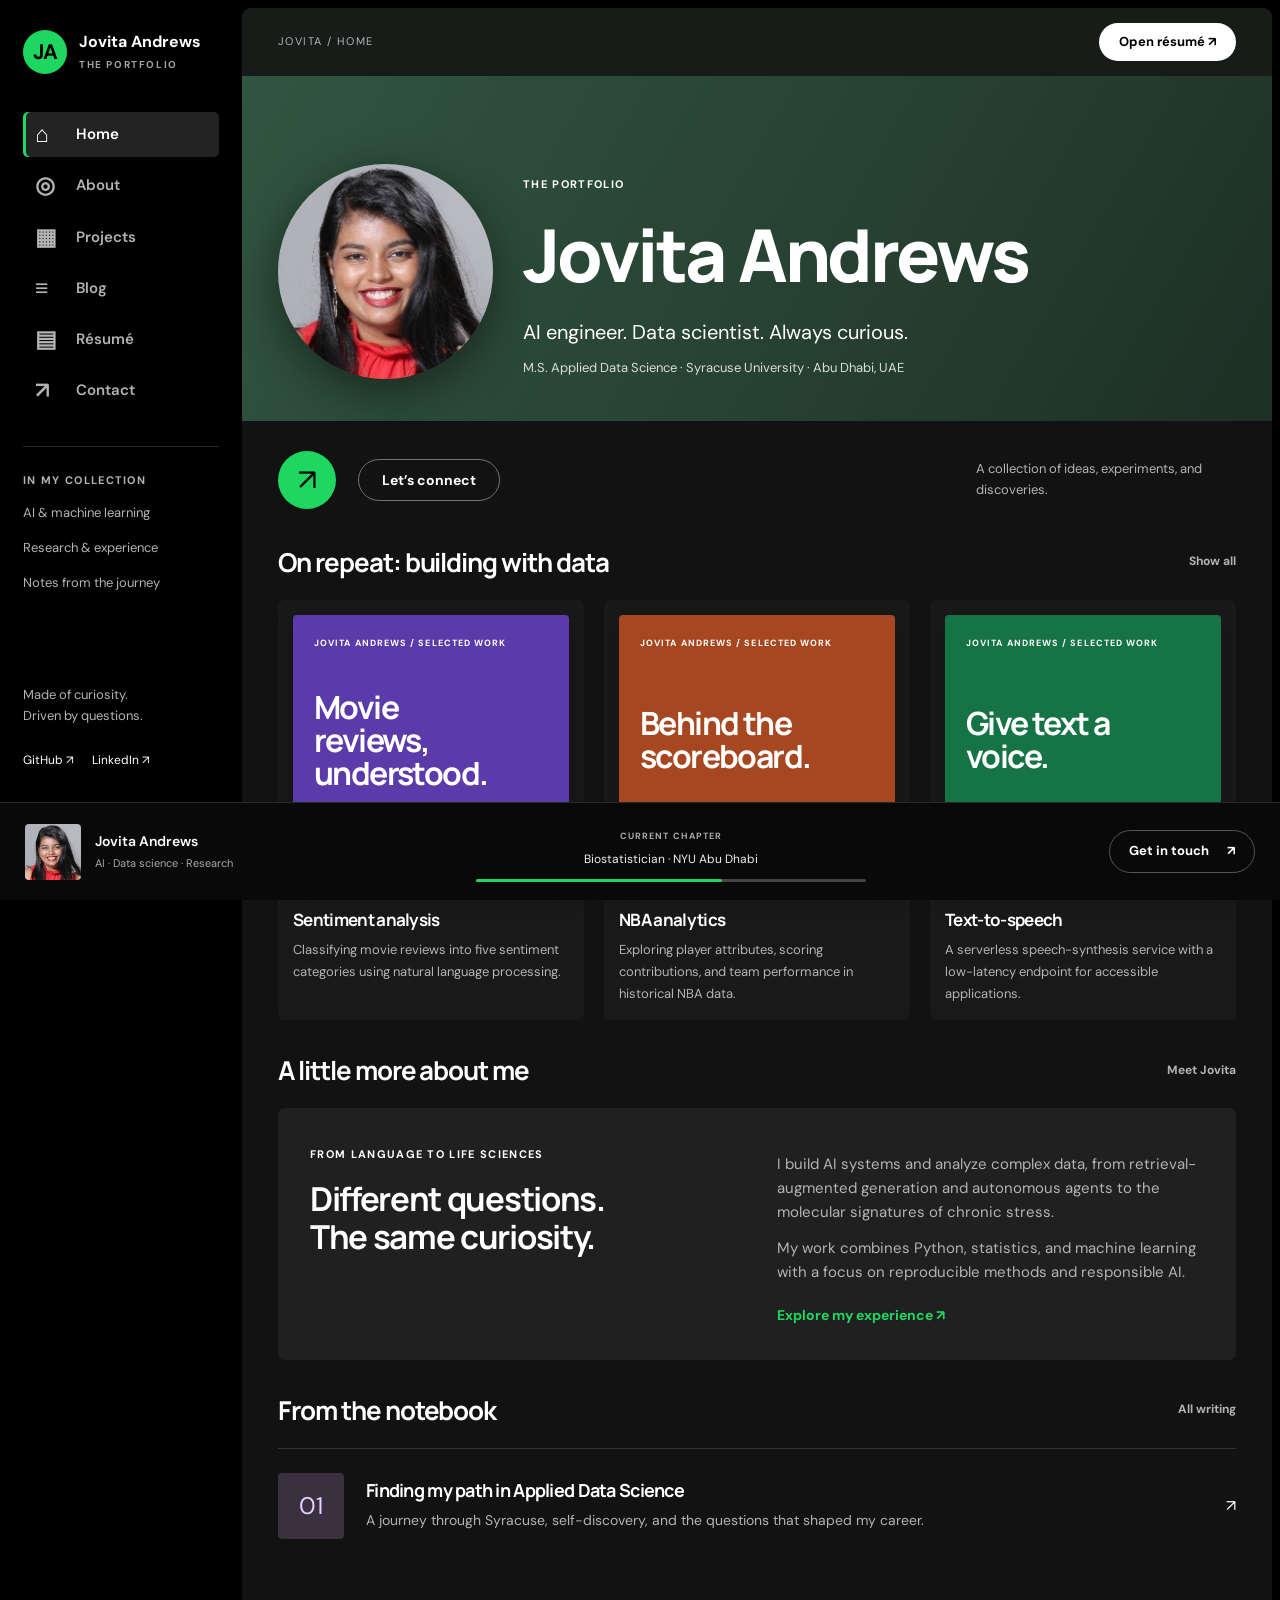
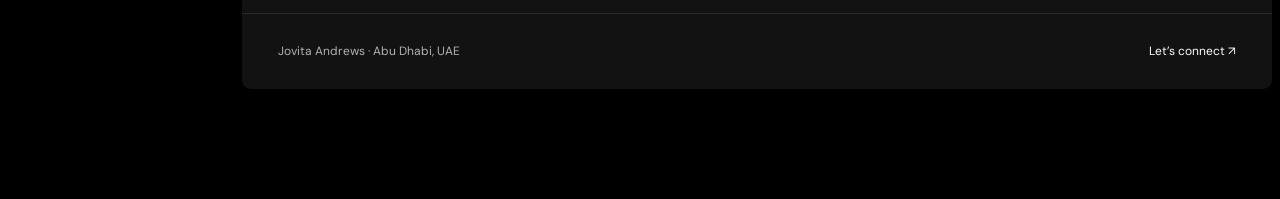
<file: index.html>
<!doctype html><html lang="en"><head><meta charset="utf-8"><meta name="viewport" content="width=device-width,initial-scale=1"><title>Home | Jovita Andrews</title><meta name="description" content="Jovita Andrews — AI engineer and applied data science graduate. Explore projects, research, experience, and writing."><meta name="theme-color" content="#121212"><link rel="icon" href="favicon.svg"><link rel="stylesheet" href="style.css"></head><body><a class="skip" href="#main">Skip to content</a><aside class="sidebar"><a class="brand" href="contact.html" aria-label="Jovita Andrews — Contact"><span class="monogram">JA</span><span>Jovita Andrews<small>THE PORTFOLIO</small></span></a><nav aria-label="Main navigation"><a href="index.html" aria-current="page"><span aria-hidden="true">⌂</span>Home</a><a href="about.html" ><span aria-hidden="true">◎</span>About</a><a href="projects.html" ><span aria-hidden="true">▦</span>Projects</a><a href="blog.html" ><span aria-hidden="true">≡</span>Blog</a><a href="resume.html" ><span aria-hidden="true">▤</span>Résumé</a><a href="contact.html" ><span aria-hidden="true">↗</span>Contact</a></nav><div class="library"><p class="overline">IN MY COLLECTION</p><a href="projects.html">AI & machine learning</a><a href="resume.html#experience">Research & experience</a><a href="blog.html">Notes from the journey</a></div><div class="sidebar-bottom"><p>Made of curiosity.<br>Driven by questions.</p><a href="https://github.com/jovitaand">GitHub ↗</a><a href="https://www.linkedin.com/in/jovitaandrews/">LinkedIn ↗</a></div></aside><div class="shell"><header class="topbar"><span>JOVITA / HOME</span><a class="resume-pill" href="Jovita-Andrews-Resume.pdf">Open résumé ↗</a></header><main id="main"><section class="hero"><img src="jovita-andrews.jpeg" alt="Jovita Andrews" class="profile"><div><p class="overline">THE PORTFOLIO</p><h1>Jovita Andrews</h1><p class="hero-description">AI engineer. Data scientist. Always curious.</p><p class="hero-meta">M.S. Applied Data Science · Syracuse University · Abu Dhabi, UAE</p></div></section><section class="content"><div class="intro-actions"><a class="round-action" href="projects.html" aria-label="Explore projects">↗</a><a class="outline" href="contact.html">Let’s connect</a><span class="subtle">A collection of ideas, experiments, and discoveries.</span></div><div class="section-title"><h2>On repeat: building with data</h2><a href="projects.html">Show all</a></div><div class="cards" data-projects="home" aria-live="polite"><noscript><p class="subtle">Turn on JavaScript to see this section.</p></noscript></div><div class="section-title"><h2>A little more about me</h2><a href="about.html">Meet Jovita</a></div><div class="feature"><div><span class="overline">FROM LANGUAGE TO LIFE SCIENCES</span><h2>Different questions.<br>The same curiosity.</h2></div><div><p>I build AI systems and analyze complex data, from retrieval-augmented generation and autonomous agents to the molecular signatures of chronic stress.</p><p>My work combines Python, statistics, and machine learning with a focus on reproducible methods and responsible AI.</p><a class="green-link" href="resume.html">Explore my experience ↗</a></div></div><div class="section-title"><h2>From the notebook</h2><a href="blog.html">All writing</a></div><div data-posts="latest"><noscript><p class="subtle">Turn on JavaScript to see this section.</p></noscript></div></section></main><footer><p>Jovita Andrews · Abu Dhabi, UAE</p><a href="contact.html">Let’s connect ↗</a></footer></div><div class="now"><a class="now-person" href="contact.html"><img src="jovita-andrews.jpeg" alt=""><span>Jovita Andrews<small>AI · Data science · Research</small></span></a><div class="now-middle"><span class="overline">CURRENT CHAPTER</span><p>Biostatistician · NYU Abu Dhabi</p><div class="progress" aria-hidden="true"><span></span></div></div><a class="connect" href="contact.html">Get in touch <span aria-hidden="true">↗</span></a></div><script src="site.js" defer></script></body></html>
</file>
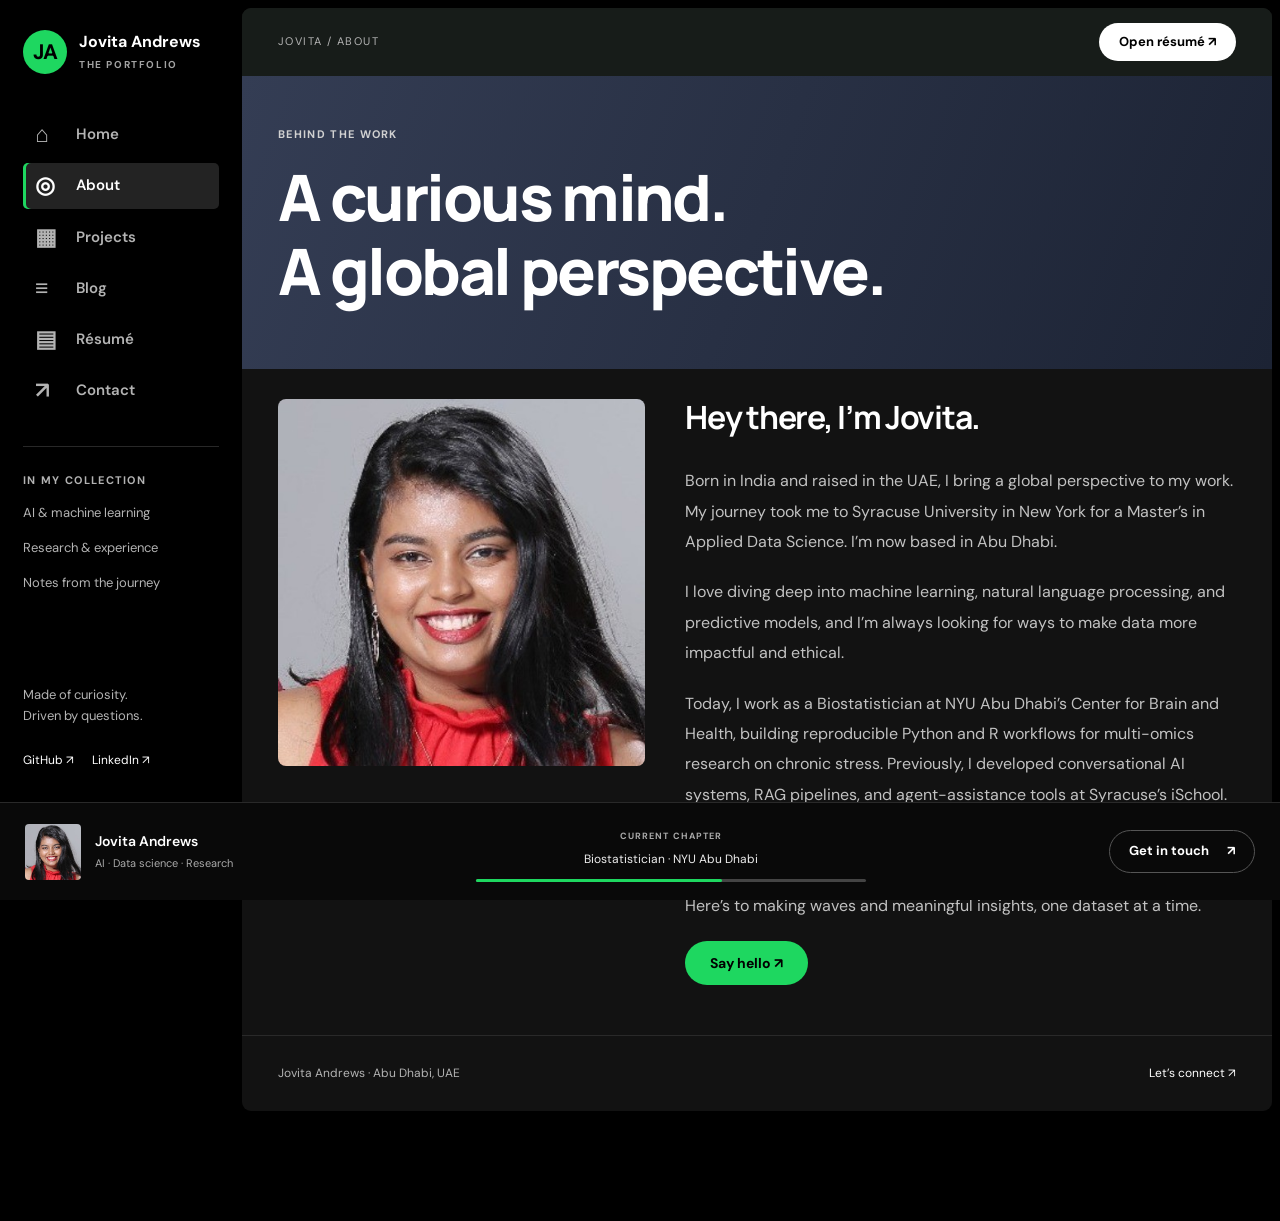
<file: about.html>
<!doctype html><html lang="en"><head><meta charset="utf-8"><meta name="viewport" content="width=device-width,initial-scale=1"><title>About | Jovita Andrews</title><meta name="description" content="Jovita Andrews — AI engineer and applied data science graduate. Explore projects, research, experience, and writing."><meta name="theme-color" content="#121212"><link rel="icon" href="favicon.svg"><link rel="stylesheet" href="style.css"></head><body><a class="skip" href="#main">Skip to content</a><aside class="sidebar"><a class="brand" href="contact.html" aria-label="Jovita Andrews — Contact"><span class="monogram">JA</span><span>Jovita Andrews<small>THE PORTFOLIO</small></span></a><nav aria-label="Main navigation"><a href="index.html" ><span aria-hidden="true">⌂</span>Home</a><a href="about.html" aria-current="page"><span aria-hidden="true">◎</span>About</a><a href="projects.html" ><span aria-hidden="true">▦</span>Projects</a><a href="blog.html" ><span aria-hidden="true">≡</span>Blog</a><a href="resume.html" ><span aria-hidden="true">▤</span>Résumé</a><a href="contact.html" ><span aria-hidden="true">↗</span>Contact</a></nav><div class="library"><p class="overline">IN MY COLLECTION</p><a href="projects.html">AI & machine learning</a><a href="resume.html#experience">Research & experience</a><a href="blog.html">Notes from the journey</a></div><div class="sidebar-bottom"><p>Made of curiosity.<br>Driven by questions.</p><a href="https://github.com/jovitaand">GitHub ↗</a><a href="https://www.linkedin.com/in/jovitaandrews/">LinkedIn ↗</a></div></aside><div class="shell"><header class="topbar"><span>JOVITA / ABOUT</span><a class="resume-pill" href="Jovita-Andrews-Resume.pdf">Open résumé ↗</a></header><main id="main"><section class="page-heading about-head"><p class="overline">BEHIND THE WORK</p><h1>A curious mind.<br>A global perspective.</h1></section><section class="content about-layout"><img class="about-photo" src="jovita-andrews.jpeg" alt="Jovita Andrews"><div class="prose"><h2>Hey there, I’m Jovita.</h2><p>Born in India and raised in the UAE, I bring a global perspective to my work. My journey took me to Syracuse University in New York for a Master’s in Applied Data Science. I’m now based in Abu Dhabi.</p><p>I love diving deep into machine learning, natural language processing, and predictive models, and I’m always looking for ways to make data more impactful and ethical.</p><p>Today, I work as a Biostatistician at NYU Abu Dhabi’s Center for Brain and Health, building reproducible Python and R workflows for multi-omics research on chronic stress. Previously, I developed conversational AI systems, RAG pipelines, and agent-assistance tools at Syracuse’s iSchool.</p><p>When I’m not immersed in code or cloud platforms, you can find me swimming, catching up with friends, or adding new projects to GitHub. Here’s to making waves and meaningful insights, one dataset at a time.</p><a class="button" href="contact.html">Say hello ↗</a></div></section></main><footer><p>Jovita Andrews · Abu Dhabi, UAE</p><a href="contact.html">Let’s connect ↗</a></footer></div><div class="now"><a class="now-person" href="contact.html"><img src="jovita-andrews.jpeg" alt=""><span>Jovita Andrews<small>AI · Data science · Research</small></span></a><div class="now-middle"><span class="overline">CURRENT CHAPTER</span><p>Biostatistician · NYU Abu Dhabi</p><div class="progress" aria-hidden="true"><span></span></div></div><a class="connect" href="contact.html">Get in touch <span aria-hidden="true">↗</span></a></div><script src="site.js" defer></script></body></html>
</file>
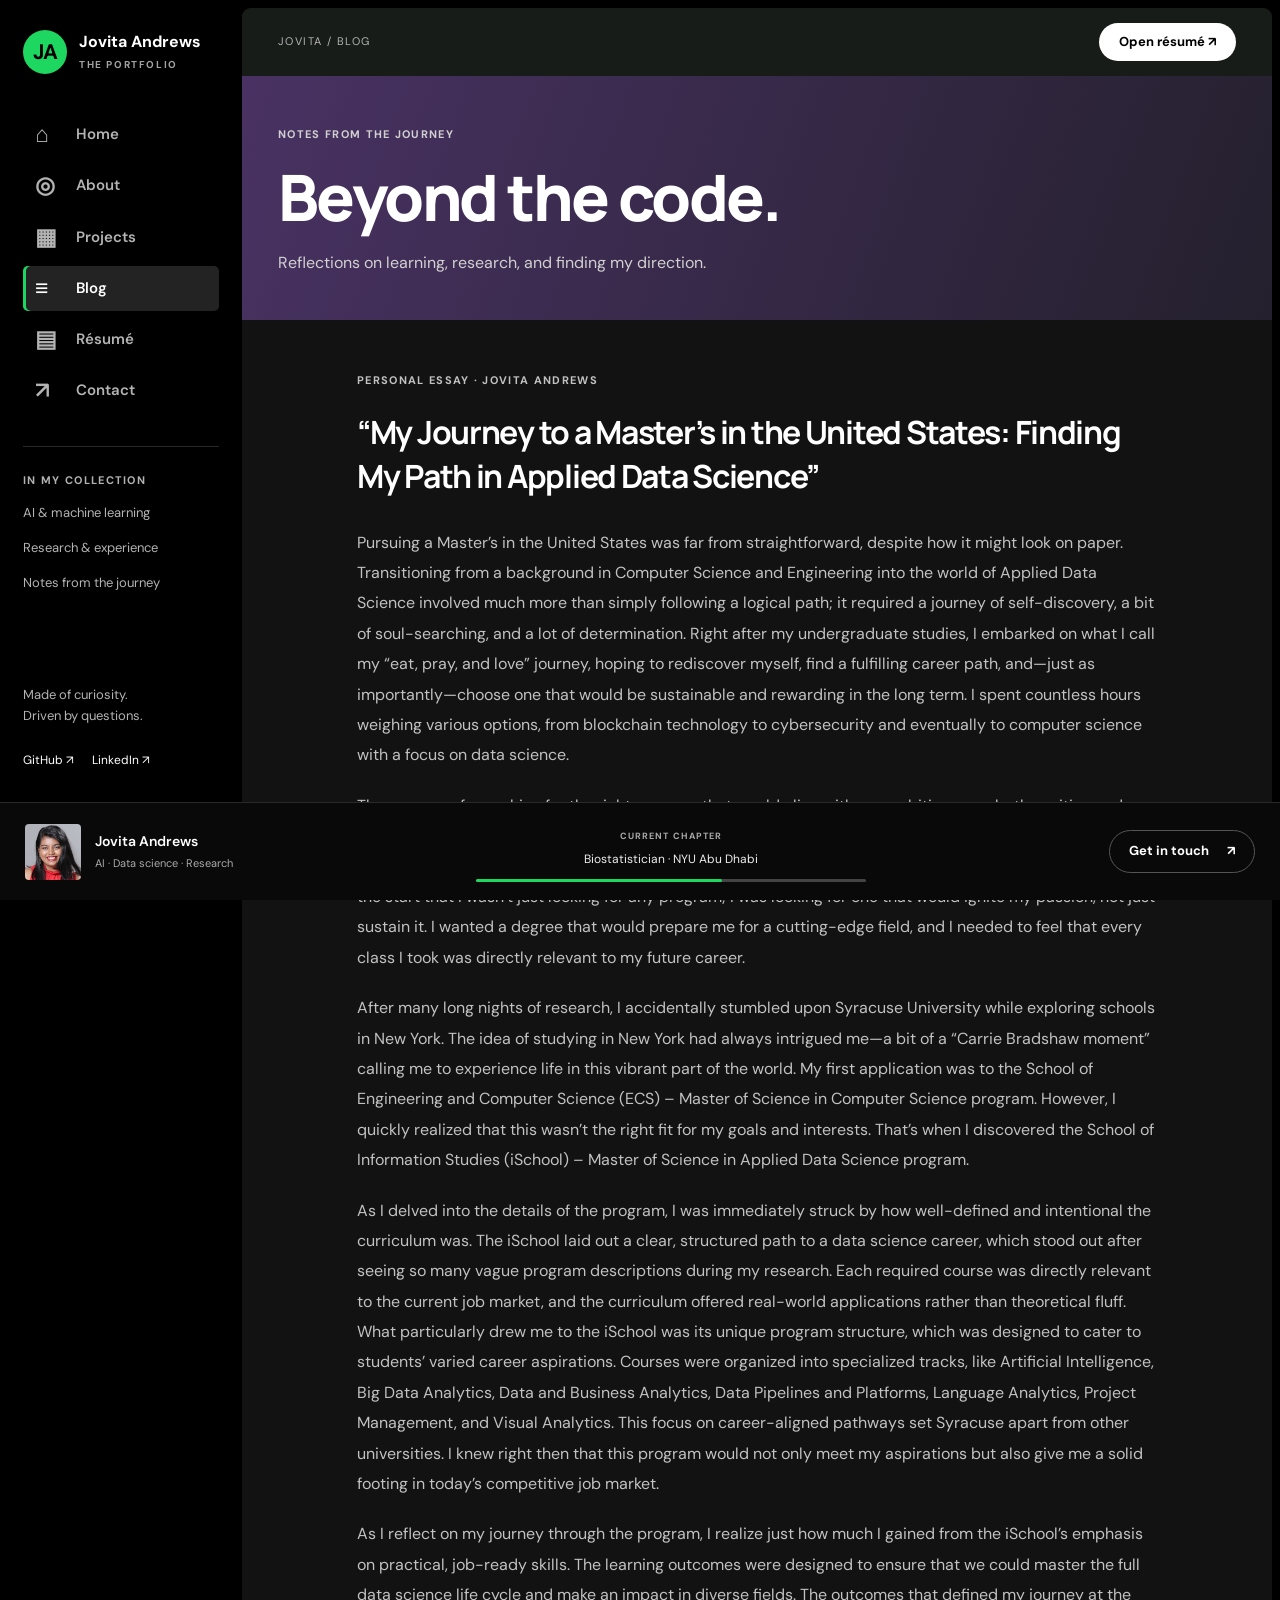
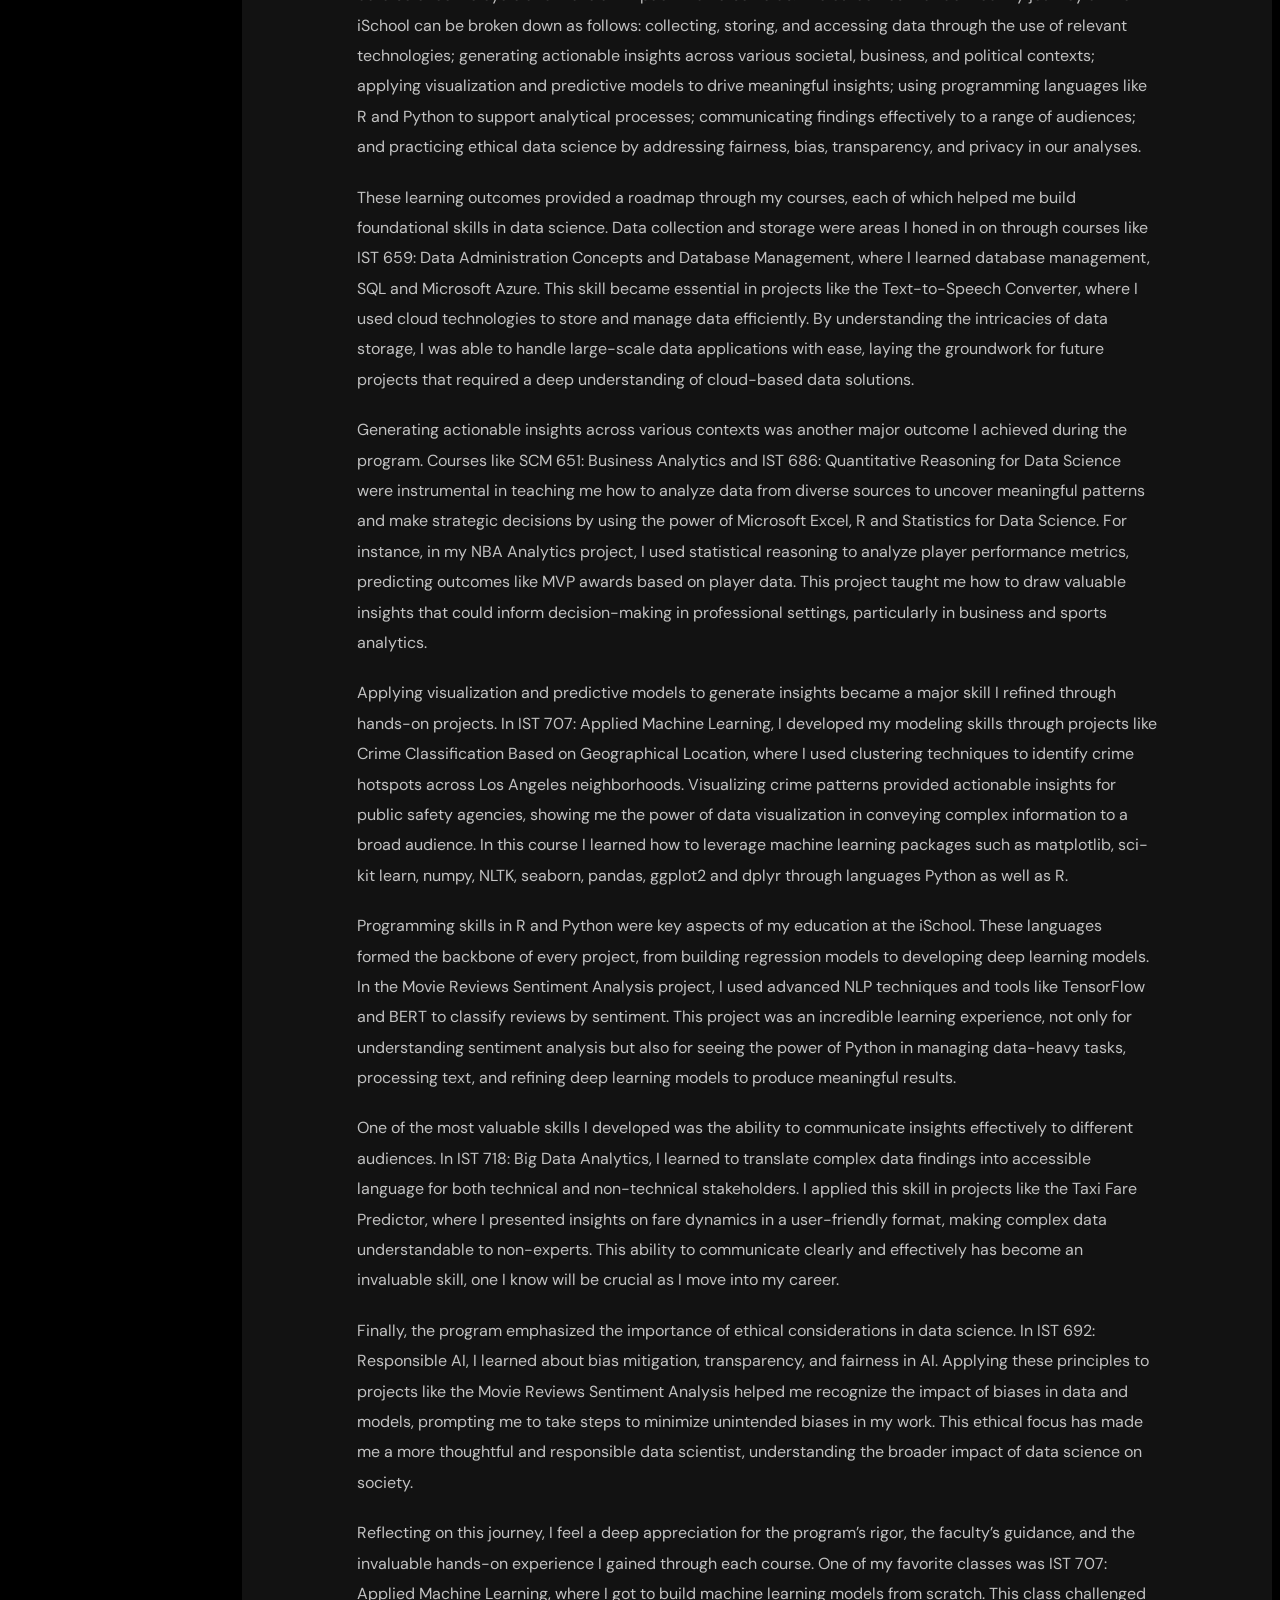
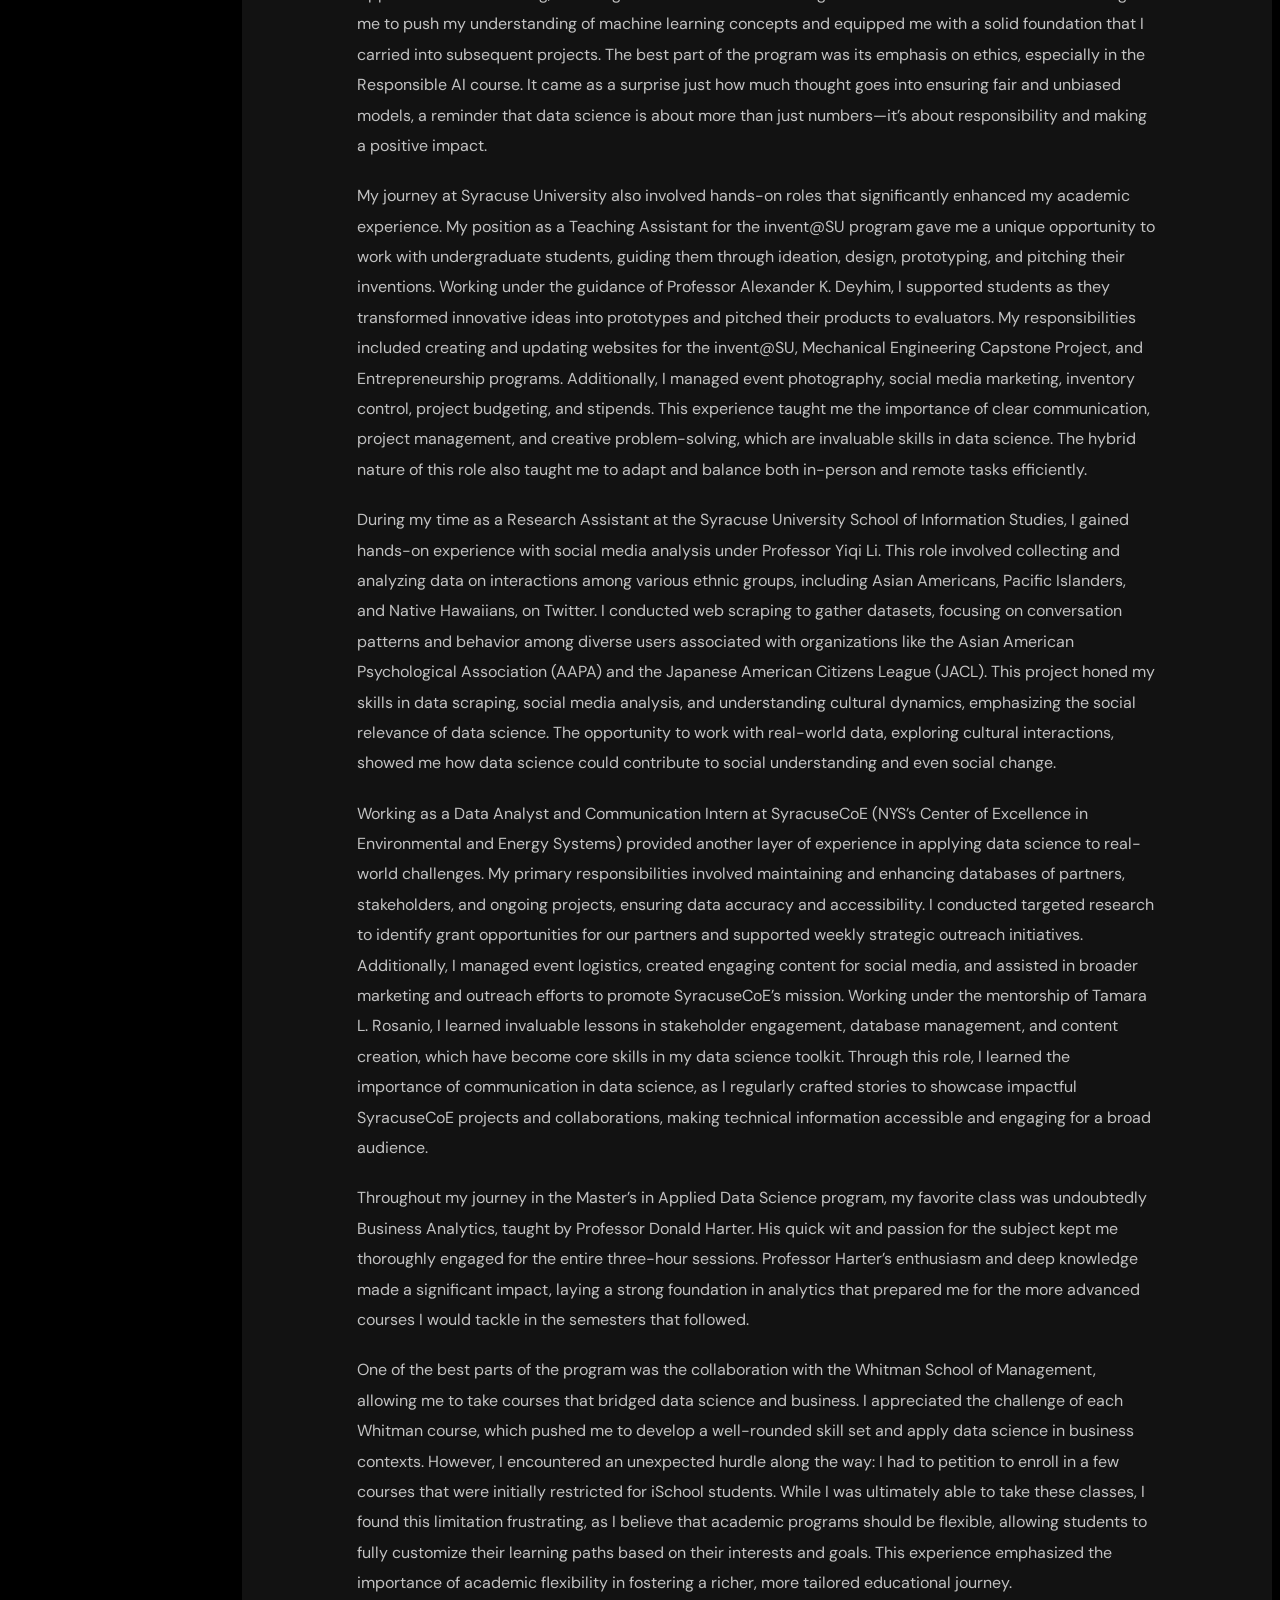
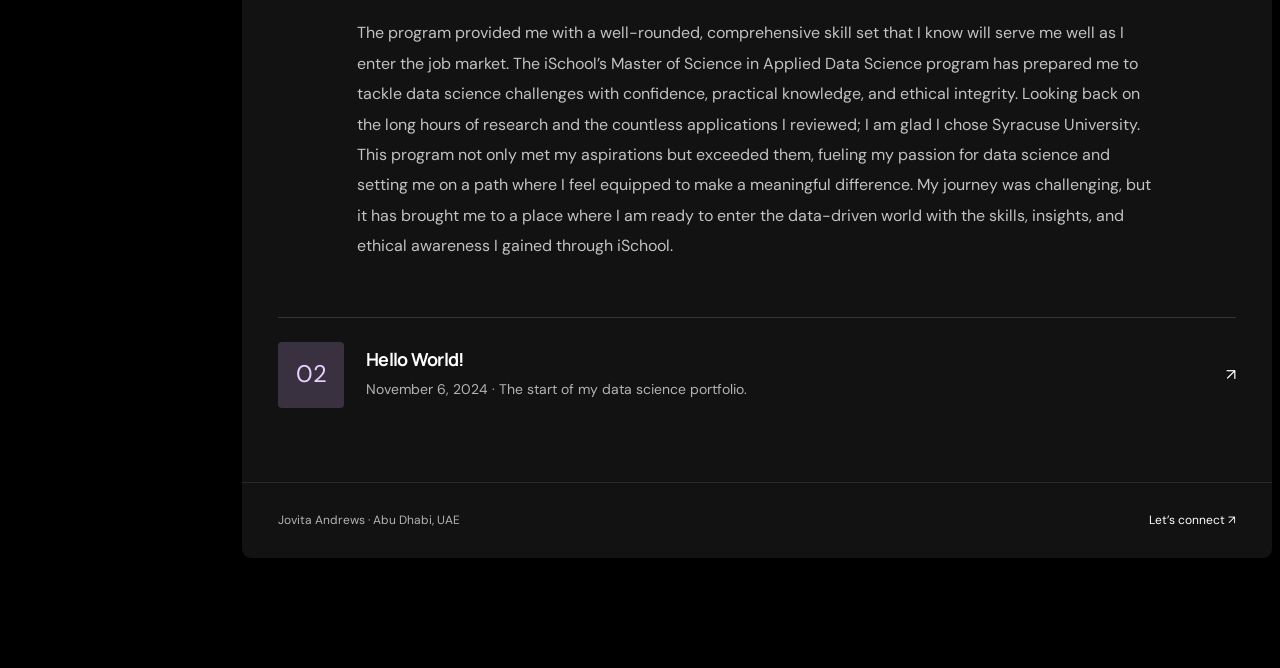
<file: blog.html>
<!doctype html><html lang="en"><head><meta charset="utf-8"><meta name="viewport" content="width=device-width,initial-scale=1"><title>Blog | Jovita Andrews</title><meta name="description" content="Jovita Andrews — AI engineer and applied data science graduate. Explore projects, research, experience, and writing."><meta name="theme-color" content="#121212"><link rel="icon" href="favicon.svg"><link rel="stylesheet" href="style.css"></head><body><a class="skip" href="#main">Skip to content</a><aside class="sidebar"><a class="brand" href="contact.html" aria-label="Jovita Andrews — Contact"><span class="monogram">JA</span><span>Jovita Andrews<small>THE PORTFOLIO</small></span></a><nav aria-label="Main navigation"><a href="index.html" ><span aria-hidden="true">⌂</span>Home</a><a href="about.html" ><span aria-hidden="true">◎</span>About</a><a href="projects.html" ><span aria-hidden="true">▦</span>Projects</a><a href="blog.html" aria-current="page"><span aria-hidden="true">≡</span>Blog</a><a href="resume.html" ><span aria-hidden="true">▤</span>Résumé</a><a href="contact.html" ><span aria-hidden="true">↗</span>Contact</a></nav><div class="library"><p class="overline">IN MY COLLECTION</p><a href="projects.html">AI & machine learning</a><a href="resume.html#experience">Research & experience</a><a href="blog.html">Notes from the journey</a></div><div class="sidebar-bottom"><p>Made of curiosity.<br>Driven by questions.</p><a href="https://github.com/jovitaand">GitHub ↗</a><a href="https://www.linkedin.com/in/jovitaandrews/">LinkedIn ↗</a></div></aside><div class="shell"><header class="topbar"><span>JOVITA / BLOG</span><a class="resume-pill" href="Jovita-Andrews-Resume.pdf">Open résumé ↗</a></header><main id="main"><section class="page-heading purple-head"><p class="overline">NOTES FROM THE JOURNEY</p><h1>Beyond the code.</h1><p>Reflections on learning, research, and finding my direction.</p></section><section class="content"><div data-posts="blog" aria-live="polite"><noscript><p class="subtle">Turn on JavaScript to see this section.</p></noscript></div></section></main><footer><p>Jovita Andrews · Abu Dhabi, UAE</p><a href="contact.html">Let’s connect ↗</a></footer></div><div class="now"><a class="now-person" href="contact.html"><img src="jovita-andrews.jpeg" alt=""><span>Jovita Andrews<small>AI · Data science · Research</small></span></a><div class="now-middle"><span class="overline">CURRENT CHAPTER</span><p>Biostatistician · NYU Abu Dhabi</p><div class="progress" aria-hidden="true"><span></span></div></div><a class="connect" href="contact.html">Get in touch <span aria-hidden="true">↗</span></a></div><script src="site.js" defer></script></body></html>
</file>
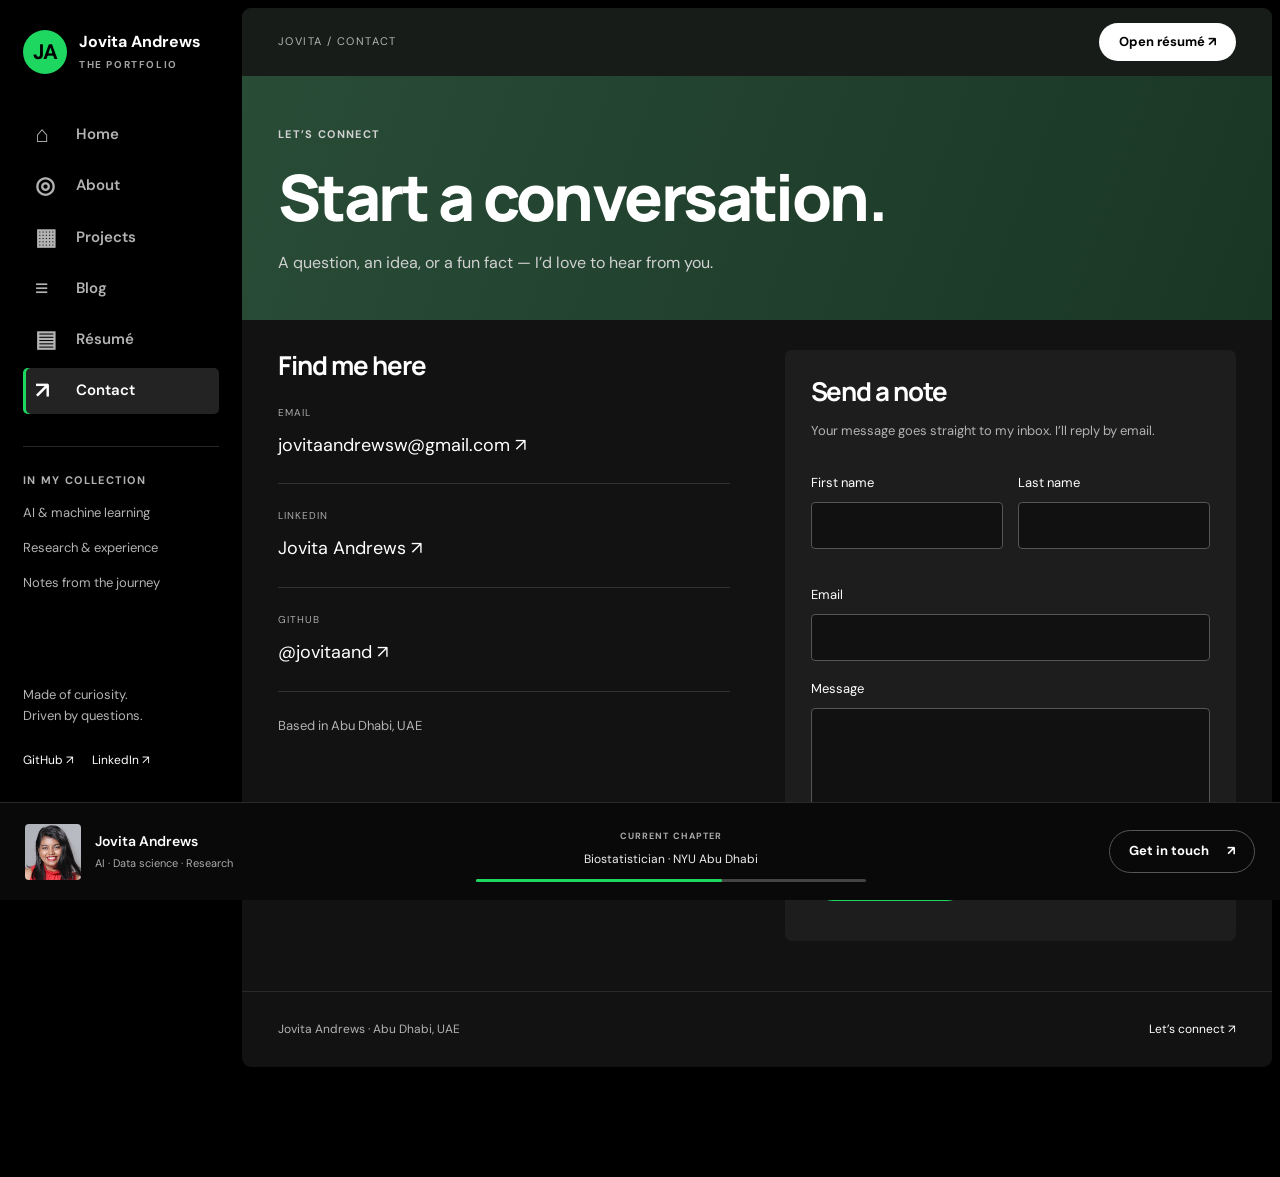
<file: contact.html>
<!doctype html><html lang="en"><head><meta charset="utf-8"><meta name="viewport" content="width=device-width,initial-scale=1"><title>Contact | Jovita Andrews</title><meta name="description" content="Jovita Andrews — AI engineer and applied data science graduate. Explore projects, research, experience, and writing."><meta name="theme-color" content="#121212"><link rel="icon" href="favicon.svg"><link rel="stylesheet" href="style.css"></head><body><a class="skip" href="#main">Skip to content</a><aside class="sidebar"><a class="brand" href="contact.html" aria-label="Jovita Andrews — Contact"><span class="monogram">JA</span><span>Jovita Andrews<small>THE PORTFOLIO</small></span></a><nav aria-label="Main navigation"><a href="index.html" ><span aria-hidden="true">⌂</span>Home</a><a href="about.html" ><span aria-hidden="true">◎</span>About</a><a href="projects.html" ><span aria-hidden="true">▦</span>Projects</a><a href="blog.html" ><span aria-hidden="true">≡</span>Blog</a><a href="resume.html" ><span aria-hidden="true">▤</span>Résumé</a><a href="contact.html" aria-current="page"><span aria-hidden="true">↗</span>Contact</a></nav><div class="library"><p class="overline">IN MY COLLECTION</p><a href="projects.html">AI & machine learning</a><a href="resume.html#experience">Research & experience</a><a href="blog.html">Notes from the journey</a></div><div class="sidebar-bottom"><p>Made of curiosity.<br>Driven by questions.</p><a href="https://github.com/jovitaand">GitHub ↗</a><a href="https://www.linkedin.com/in/jovitaandrews/">LinkedIn ↗</a></div></aside><div class="shell"><header class="topbar"><span>JOVITA / CONTACT</span><a class="resume-pill" href="Jovita-Andrews-Resume.pdf">Open résumé ↗</a></header><main id="main"><section class="page-heading green-head"><p class="overline">LET’S CONNECT</p><h1>Start a conversation.</h1><p>A question, an idea, or a fun fact — I’d love to hear from you.</p></section><section class="content contact-grid"><div><h2>Find me here</h2><a class="contact-link" href="mailto:jovitaandrewsw@gmail.com"><small>EMAIL</small>jovitaandrewsw@gmail.com ↗</a><a class="contact-link" href="https://www.linkedin.com/in/jovitaandrews/"><small>LINKEDIN</small>Jovita Andrews ↗</a><a class="contact-link" href="https://github.com/jovitaand"><small>GITHUB</small>@jovitaand ↗</a><p class="subtle">Based in Abu Dhabi, UAE</p></div><form id="contact-form" action="https://api.web3forms.com/submit" method="POST"><h2>Send a note</h2><p>Your message goes straight to my inbox. I’ll reply by email.</p><input type="hidden" name="access_key" value="YOUR_WEB3FORMS_ACCESS_KEY"><input type="hidden" name="subject" value="New message from your portfolio"><input type="hidden" name="from_name" value="Jovita Andrews portfolio"><input type="checkbox" name="botcheck" class="honeypot" tabindex="-1" autocomplete="off" aria-hidden="true"><div class="name-fields"><label>First name<input name="first" autocomplete="given-name" required></label><label>Last name<input name="last" autocomplete="family-name" required></label></div><label>Email<input type="email" name="email" autocomplete="email" required></label><label>Message<textarea name="message" rows="5" required></textarea></label><button class="button" type="submit">Send message ↗</button><p id="form-status" role="status"></p></form></section></main><footer><p>Jovita Andrews · Abu Dhabi, UAE</p><a href="contact.html">Let’s connect ↗</a></footer></div><div class="now"><a class="now-person" href="contact.html"><img src="jovita-andrews.jpeg" alt=""><span>Jovita Andrews<small>AI · Data science · Research</small></span></a><div class="now-middle"><span class="overline">CURRENT CHAPTER</span><p>Biostatistician · NYU Abu Dhabi</p><div class="progress" aria-hidden="true"><span></span></div></div><a class="connect" href="contact.html">Get in touch <span aria-hidden="true">↗</span></a></div><script src="site.js" defer></script></body></html>
</file>
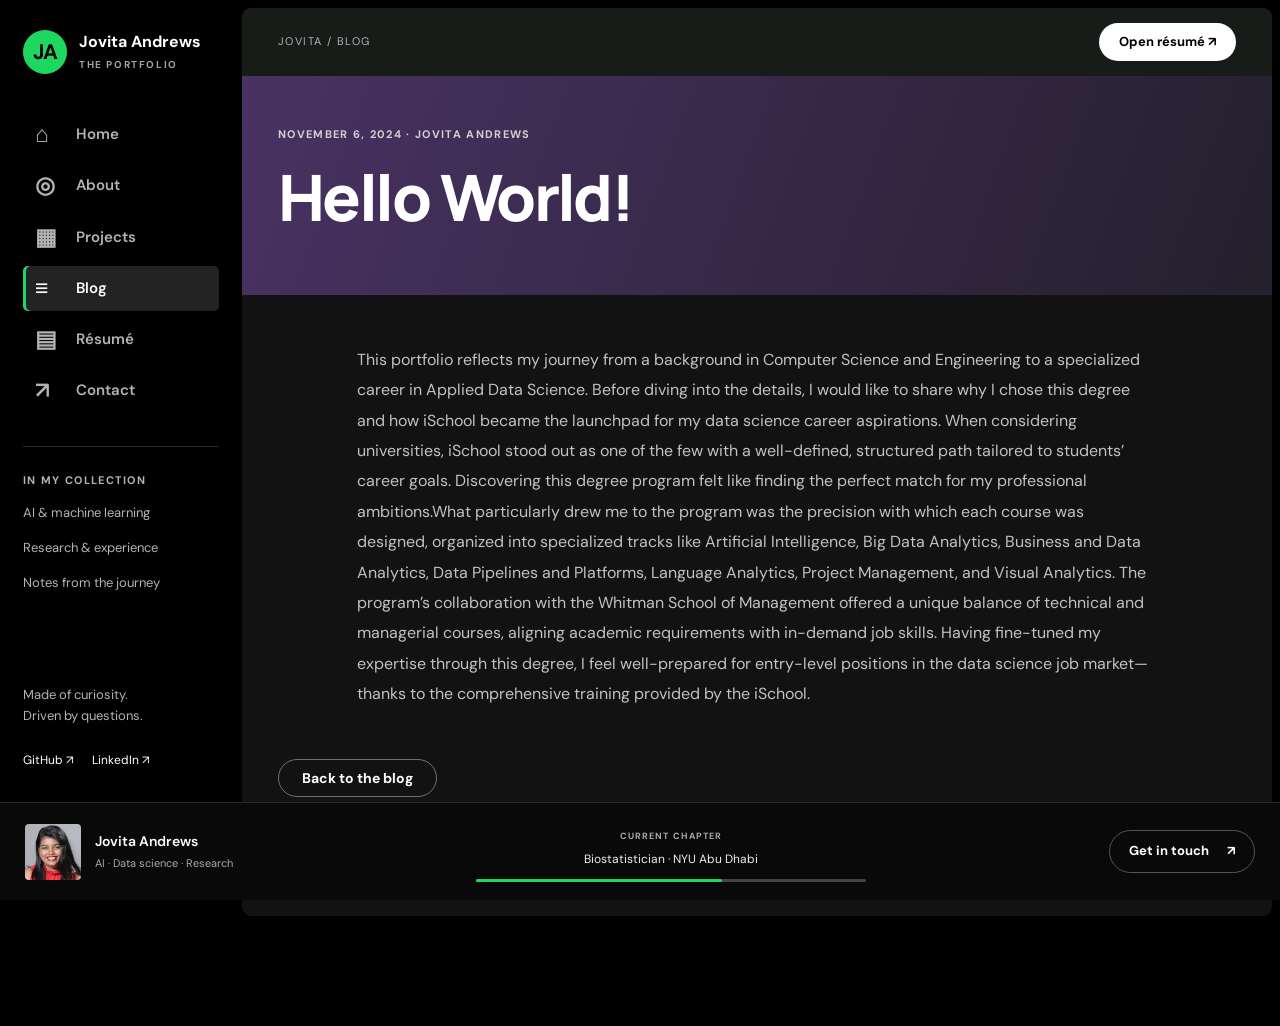
<file: hello-world.html>
<!doctype html><html lang="en"><head><meta charset="utf-8"><title>Hello World! | Jovita Andrews</title><meta http-equiv="refresh" content="0; url=post.html?slug=hello-world"><link rel="canonical" href="post.html?slug=hello-world"></head><body><p>This post has moved to <a href="post.html?slug=hello-world">post.html?slug=hello-world</a>.</p></body></html>
</file>
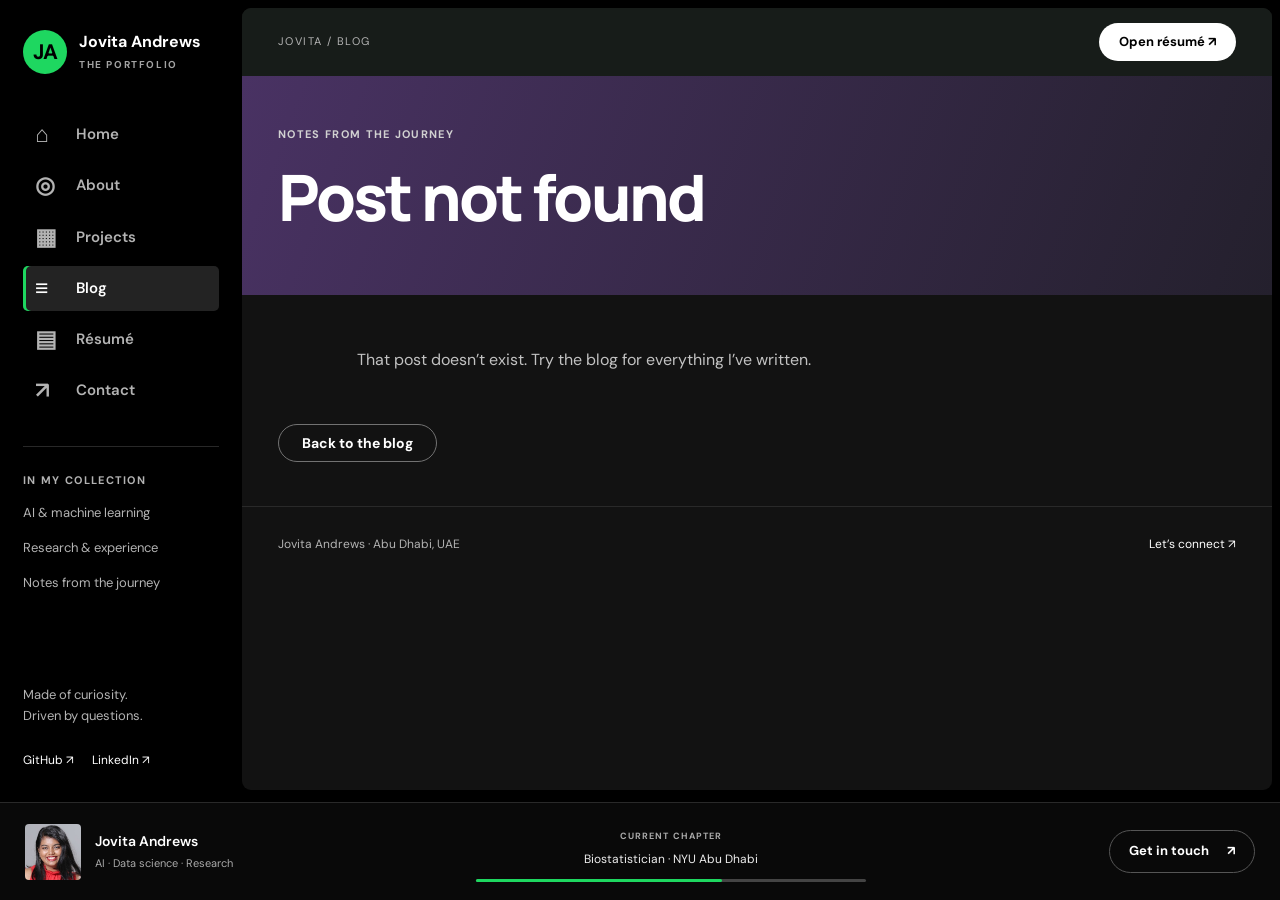
<file: post.html>
<!doctype html><html lang="en"><head><meta charset="utf-8"><meta name="viewport" content="width=device-width,initial-scale=1"><title>Blog | Jovita Andrews</title><meta name="description" content="Jovita Andrews — AI engineer and applied data science graduate. Explore projects, research, experience, and writing."><meta name="theme-color" content="#121212"><link rel="icon" href="favicon.svg"><link rel="stylesheet" href="style.css"></head><body><a class="skip" href="#main">Skip to content</a><aside class="sidebar"><a class="brand" href="contact.html" aria-label="Jovita Andrews — Contact"><span class="monogram">JA</span><span>Jovita Andrews<small>THE PORTFOLIO</small></span></a><nav aria-label="Main navigation"><a href="index.html" ><span aria-hidden="true">⌂</span>Home</a><a href="about.html" ><span aria-hidden="true">◎</span>About</a><a href="projects.html" ><span aria-hidden="true">▦</span>Projects</a><a href="blog.html" aria-current="page"><span aria-hidden="true">≡</span>Blog</a><a href="resume.html" ><span aria-hidden="true">▤</span>Résumé</a><a href="contact.html" ><span aria-hidden="true">↗</span>Contact</a></nav><div class="library"><p class="overline">IN MY COLLECTION</p><a href="projects.html">AI & machine learning</a><a href="resume.html#experience">Research & experience</a><a href="blog.html">Notes from the journey</a></div><div class="sidebar-bottom"><p>Made of curiosity.<br>Driven by questions.</p><a href="https://github.com/jovitaand">GitHub ↗</a><a href="https://www.linkedin.com/in/jovitaandrews/">LinkedIn ↗</a></div></aside><div class="shell"><header class="topbar"><span>JOVITA / BLOG</span><a class="resume-pill" href="Jovita-Andrews-Resume.pdf">Open résumé ↗</a></header><main id="main"><section class="page-heading purple-head"><p class="overline" id="post-meta">NOTES FROM THE JOURNEY</p><h1 id="post-title">Loading…</h1></section><section class="content"><article class="prose article" id="post-body"><noscript><p class="subtle">Turn on JavaScript to see this section.</p></noscript></article><a class="outline" href="blog.html">Back to the blog</a></section></main><footer><p>Jovita Andrews · Abu Dhabi, UAE</p><a href="contact.html">Let’s connect ↗</a></footer></div><div class="now"><a class="now-person" href="contact.html"><img src="jovita-andrews.jpeg" alt=""><span>Jovita Andrews<small>AI · Data science · Research</small></span></a><div class="now-middle"><span class="overline">CURRENT CHAPTER</span><p>Biostatistician · NYU Abu Dhabi</p><div class="progress" aria-hidden="true"><span></span></div></div><a class="connect" href="contact.html">Get in touch <span aria-hidden="true">↗</span></a></div><script src="site.js" defer></script></body></html>
</file>
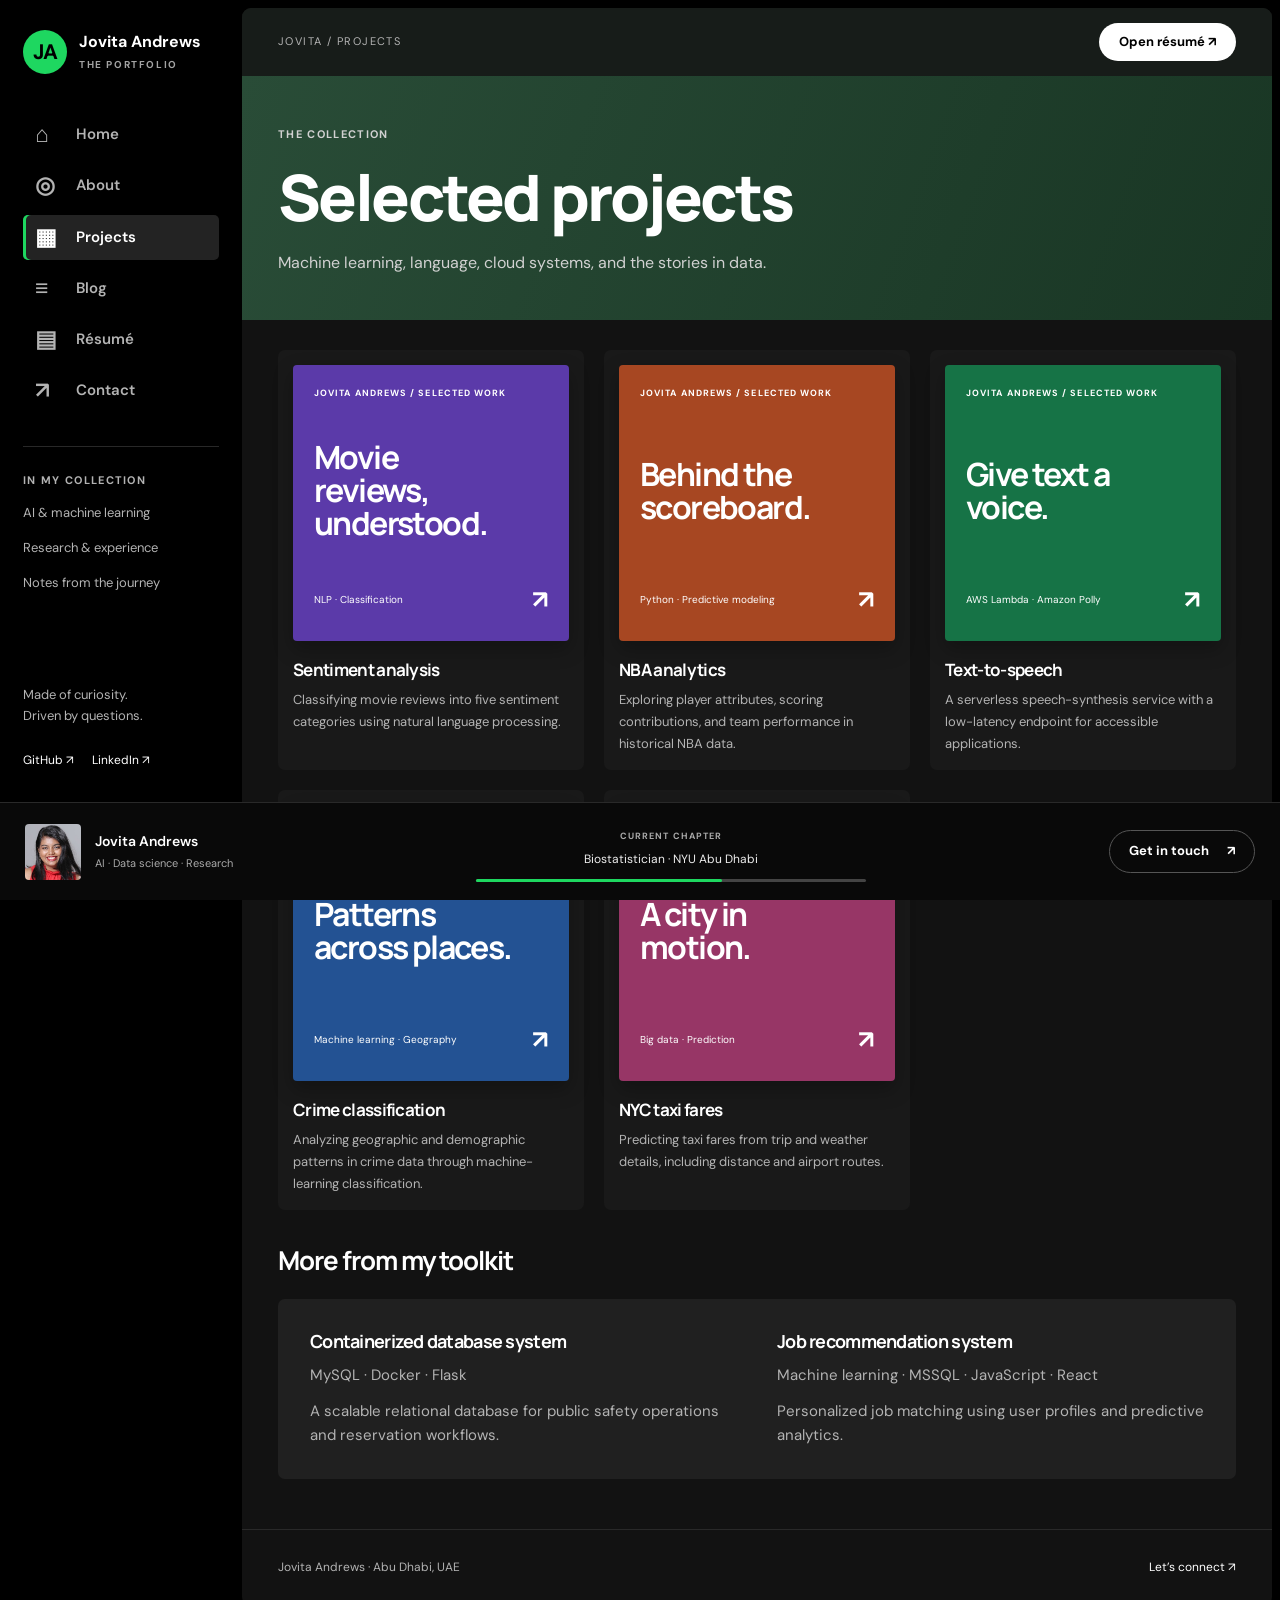
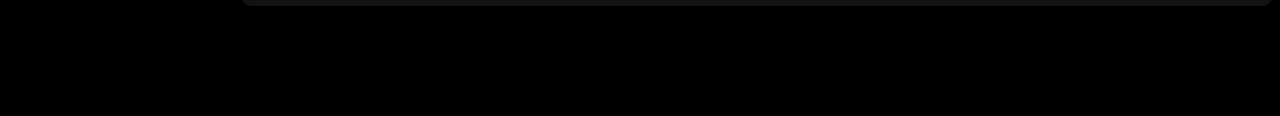
<file: projects.html>
<!doctype html><html lang="en"><head><meta charset="utf-8"><meta name="viewport" content="width=device-width,initial-scale=1"><title>Projects | Jovita Andrews</title><meta name="description" content="Jovita Andrews — AI engineer and applied data science graduate. Explore projects, research, experience, and writing."><meta name="theme-color" content="#121212"><link rel="icon" href="favicon.svg"><link rel="stylesheet" href="style.css"></head><body><a class="skip" href="#main">Skip to content</a><aside class="sidebar"><a class="brand" href="contact.html" aria-label="Jovita Andrews — Contact"><span class="monogram">JA</span><span>Jovita Andrews<small>THE PORTFOLIO</small></span></a><nav aria-label="Main navigation"><a href="index.html" ><span aria-hidden="true">⌂</span>Home</a><a href="about.html" ><span aria-hidden="true">◎</span>About</a><a href="projects.html" aria-current="page"><span aria-hidden="true">▦</span>Projects</a><a href="blog.html" ><span aria-hidden="true">≡</span>Blog</a><a href="resume.html" ><span aria-hidden="true">▤</span>Résumé</a><a href="contact.html" ><span aria-hidden="true">↗</span>Contact</a></nav><div class="library"><p class="overline">IN MY COLLECTION</p><a href="projects.html">AI & machine learning</a><a href="resume.html#experience">Research & experience</a><a href="blog.html">Notes from the journey</a></div><div class="sidebar-bottom"><p>Made of curiosity.<br>Driven by questions.</p><a href="https://github.com/jovitaand">GitHub ↗</a><a href="https://www.linkedin.com/in/jovitaandrews/">LinkedIn ↗</a></div></aside><div class="shell"><header class="topbar"><span>JOVITA / PROJECTS</span><a class="resume-pill" href="Jovita-Andrews-Resume.pdf">Open résumé ↗</a></header><main id="main"><section class="page-heading green-head"><p class="overline">THE COLLECTION</p><h1>Selected projects</h1><p>Machine learning, language, cloud systems, and the stories in data.</p></section><section class="content"><div class="cards all-projects" data-projects="featured" aria-live="polite"><noscript><p class="subtle">Turn on JavaScript to see this section.</p></noscript></div><div class="section-title"><h2>More from my toolkit</h2></div><div class="feature" data-projects="more"></div></section></main><footer><p>Jovita Andrews · Abu Dhabi, UAE</p><a href="contact.html">Let’s connect ↗</a></footer></div><div class="now"><a class="now-person" href="contact.html"><img src="jovita-andrews.jpeg" alt=""><span>Jovita Andrews<small>AI · Data science · Research</small></span></a><div class="now-middle"><span class="overline">CURRENT CHAPTER</span><p>Biostatistician · NYU Abu Dhabi</p><div class="progress" aria-hidden="true"><span></span></div></div><a class="connect" href="contact.html">Get in touch <span aria-hidden="true">↗</span></a></div><script src="site.js" defer></script></body></html>
</file>
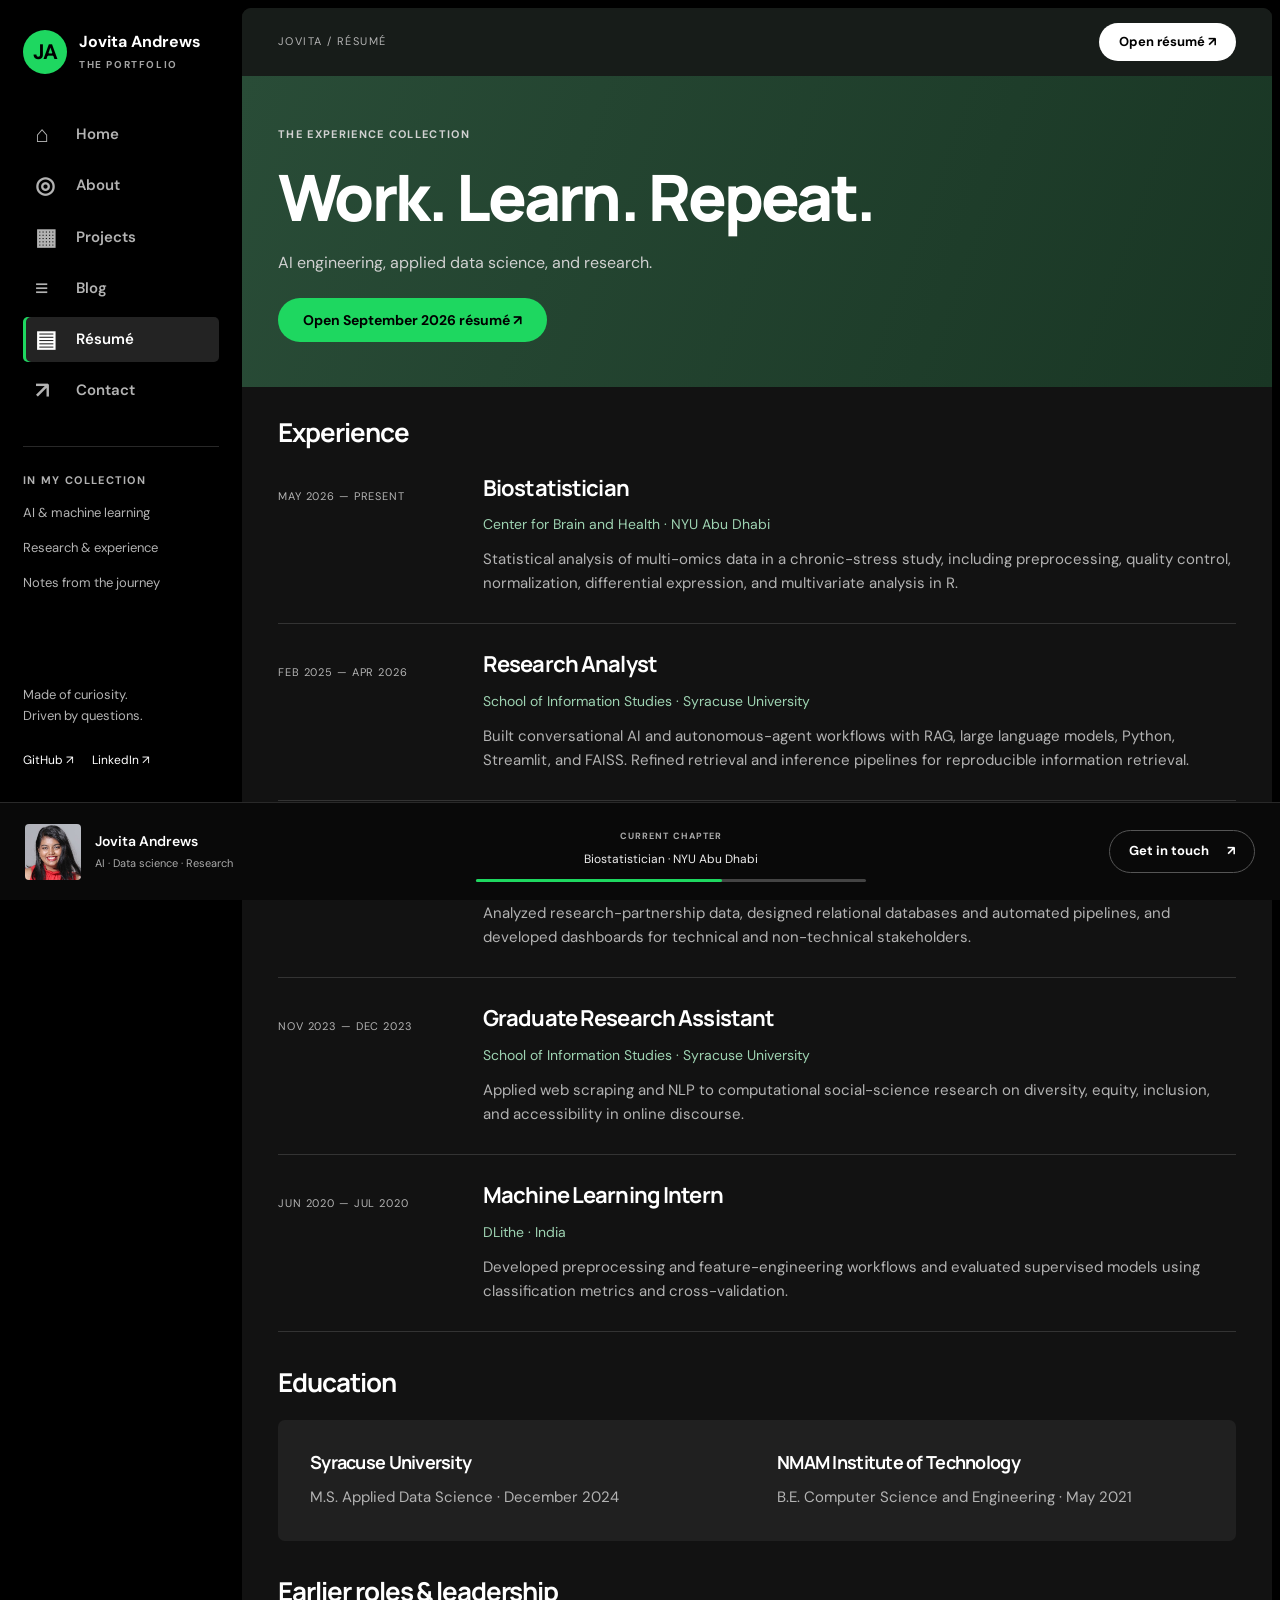
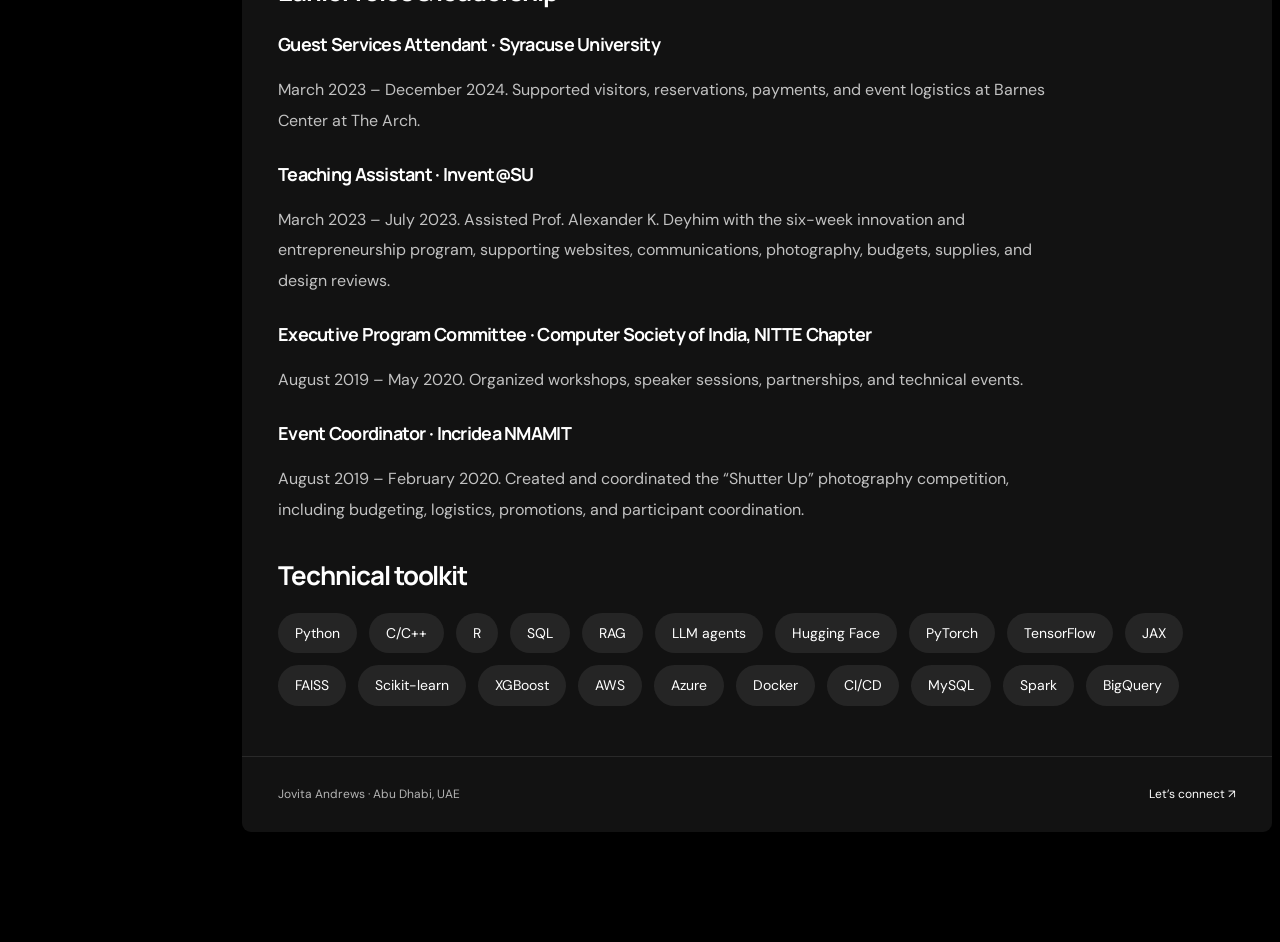
<file: resume.html>
<!doctype html><html lang="en"><head><meta charset="utf-8"><meta name="viewport" content="width=device-width,initial-scale=1"><title>Résumé | Jovita Andrews</title><meta name="description" content="Jovita Andrews — AI engineer and applied data science graduate. Explore projects, research, experience, and writing."><meta name="theme-color" content="#121212"><link rel="icon" href="favicon.svg"><link rel="stylesheet" href="style.css"></head><body><a class="skip" href="#main">Skip to content</a><aside class="sidebar"><a class="brand" href="contact.html" aria-label="Jovita Andrews — Contact"><span class="monogram">JA</span><span>Jovita Andrews<small>THE PORTFOLIO</small></span></a><nav aria-label="Main navigation"><a href="index.html" ><span aria-hidden="true">⌂</span>Home</a><a href="about.html" ><span aria-hidden="true">◎</span>About</a><a href="projects.html" ><span aria-hidden="true">▦</span>Projects</a><a href="blog.html" ><span aria-hidden="true">≡</span>Blog</a><a href="resume.html" aria-current="page"><span aria-hidden="true">▤</span>Résumé</a><a href="contact.html" ><span aria-hidden="true">↗</span>Contact</a></nav><div class="library"><p class="overline">IN MY COLLECTION</p><a href="projects.html">AI & machine learning</a><a href="resume.html#experience">Research & experience</a><a href="blog.html">Notes from the journey</a></div><div class="sidebar-bottom"><p>Made of curiosity.<br>Driven by questions.</p><a href="https://github.com/jovitaand">GitHub ↗</a><a href="https://www.linkedin.com/in/jovitaandrews/">LinkedIn ↗</a></div></aside><div class="shell"><header class="topbar"><span>JOVITA / RÉSUMÉ</span><a class="resume-pill" href="Jovita-Andrews-Resume.pdf">Open résumé ↗</a></header><main id="main"><section class="page-heading green-head"><p class="overline">THE EXPERIENCE COLLECTION</p><h1>Work. Learn. Repeat.</h1><p>AI engineering, applied data science, and research.</p><a class="button" href="Jovita-Andrews-Resume.pdf">Open September 2026 résumé ↗</a></section><section class="content"><h2 id="experience">Experience</h2><div class="timeline">
<article><p class="date">MAY 2026 — PRESENT</p><div><h3>Biostatistician</h3><p class="org">Center for Brain and Health · NYU Abu Dhabi</p><p>Statistical analysis of multi-omics data in a chronic-stress study, including preprocessing, quality control, normalization, differential expression, and multivariate analysis in R.</p></div></article>
<article><p class="date">FEB 2025 — APR 2026</p><div><h3>Research Analyst</h3><p class="org">School of Information Studies · Syracuse University</p><p>Built conversational AI and autonomous-agent workflows with RAG, large language models, Python, Streamlit, and FAISS. Refined retrieval and inference pipelines for reproducible information retrieval.</p></div></article>
<article><p class="date">JUL 2023 — DEC 2024</p><div><h3>Data Analyst & Communications Intern</h3><p class="org">Syracuse Center of Excellence in Environmental and Energy Systems</p><p>Analyzed research-partnership data, designed relational databases and automated pipelines, and developed dashboards for technical and non-technical stakeholders.</p></div></article>
<article><p class="date">NOV 2023 — DEC 2023</p><div><h3>Graduate Research Assistant</h3><p class="org">School of Information Studies · Syracuse University</p><p>Applied web scraping and NLP to computational social-science research on diversity, equity, inclusion, and accessibility in online discourse.</p></div></article>
<article><p class="date">JUN 2020 — JUL 2020</p><div><h3>Machine Learning Intern</h3><p class="org">DLithe · India</p><p>Developed preprocessing and feature-engineering workflows and evaluated supervised models using classification metrics and cross-validation.</p></div></article>
</div><div class="section-title"><h2>Education</h2></div><div class="feature"><div><h3>Syracuse University</h3><p>M.S. Applied Data Science · December 2024</p></div><div><h3>NMAM Institute of Technology</h3><p>B.E. Computer Science and Engineering · May 2021</p></div></div><div class="section-title"><h2>Earlier roles & leadership</h2></div><div class="prose"><h3>Guest Services Attendant · Syracuse University</h3><p>March 2023 – December 2024. Supported visitors, reservations, payments, and event logistics at Barnes Center at The Arch.</p><h3>Teaching Assistant · Invent@SU</h3><p>March 2023 – July 2023. Assisted Prof. Alexander K. Deyhim with the six-week innovation and entrepreneurship program, supporting websites, communications, photography, budgets, supplies, and design reviews.</p><h3>Executive Program Committee · Computer Society of India, NITTE Chapter</h3><p>August 2019 – May 2020. Organized workshops, speaker sessions, partnerships, and technical events.</p><h3>Event Coordinator · Incridea NMAMIT</h3><p>August 2019 – February 2020. Created and coordinated the “Shutter Up” photography competition, including budgeting, logistics, promotions, and participant coordination.</p></div><div class="section-title"><h2>Technical toolkit</h2></div><div class="skill-tags"><span>Python</span><span>C/C++</span><span>R</span><span>SQL</span><span>RAG</span><span>LLM agents</span><span>Hugging Face</span><span>PyTorch</span><span>TensorFlow</span><span>JAX</span><span>FAISS</span><span>Scikit-learn</span><span>XGBoost</span><span>AWS</span><span>Azure</span><span>Docker</span><span>CI/CD</span><span>MySQL</span><span>Spark</span><span>BigQuery</span></div></section></main><footer><p>Jovita Andrews · Abu Dhabi, UAE</p><a href="contact.html">Let’s connect ↗</a></footer></div><div class="now"><a class="now-person" href="contact.html"><img src="jovita-andrews.jpeg" alt=""><span>Jovita Andrews<small>AI · Data science · Research</small></span></a><div class="now-middle"><span class="overline">CURRENT CHAPTER</span><p>Biostatistician · NYU Abu Dhabi</p><div class="progress" aria-hidden="true"><span></span></div></div><a class="connect" href="contact.html">Get in touch <span aria-hidden="true">↗</span></a></div><script src="site.js" defer></script></body></html>
</file>
<file: style.css>
@import url('https://fonts.googleapis.com/css2?family=DM+Sans:wght@400;500;600;700&family=Manrope:wght@500;600;700;800&display=swap');
:root{color-scheme:dark;--green:#1ed760;--muted:#b3b3b3;--panel:#121212}*{box-sizing:border-box}html{scroll-behavior:smooth;scroll-padding-top:30px}body{margin:0;background:#000;color:#fff;font:16px/1.6 'DM Sans',Arial,sans-serif}a{color:inherit;text-decoration:none}a:hover{text-decoration:underline;text-underline-offset:4px}a:focus-visible,button:focus-visible,input:focus-visible,textarea:focus-visible{outline:3px solid var(--green);outline-offset:4px}h1,h2,h3,p{margin:0}h1,h2,h3{font-family:Manrope,Arial,sans-serif;line-height:1.16;letter-spacing:-.04em}h1{font-size:clamp(3rem,6.5vw,6.2rem);font-weight:800}h2{font-size:26px}h3{font-size:18px}p{color:var(--muted)}.sidebar{position:fixed;left:0;top:0;bottom:98px;width:242px;padding:30px 23px;display:flex;flex-direction:column}.brand{display:flex;gap:12px;align-items:center;font-weight:700;line-height:1.25}.brand:hover{text-decoration:none}.monogram{background:var(--green);color:#000;width:44px;height:44px;border-radius:50%;display:grid;place-items:center;font-size:21px;flex-shrink:0}.brand small{display:block;color:#a3a3a3;font-size:10px;letter-spacing:.16em;margin-top:7px}.sidebar nav{margin-top:38px;display:grid;gap:6px}.sidebar nav a{padding:10px 12px;border-radius:5px;color:#b3b3b3;display:flex;gap:17px;font-weight:600;font-size:15px}.sidebar nav a span{font-size:23px;line-height:1.1;width:24px}.sidebar nav a:hover,.sidebar nav a[aria-current]{color:#fff;background:#232323;text-decoration:none}.sidebar nav a[aria-current]{box-shadow:inset 3px 0 var(--green)}.library{margin-top:32px;border-top:1px solid #282828;padding-top:25px}.overline{font-size:11px;font-weight:700;letter-spacing:.12em}.library a{display:block;font-size:13px;color:#b3b3b3;margin-top:14px}.sidebar-bottom{margin-top:auto;padding-top:30px}.sidebar-bottom p{font-size:13px;margin-bottom:20px}.sidebar-bottom a{font-size:12px;margin-right:18px}.shell{margin:8px 8px 110px 242px;background:var(--panel);border-radius:9px;overflow:hidden;min-height:calc(100vh - 118px)}.topbar{height:68px;padding:0 36px;display:flex;align-items:center;justify-content:space-between;background:#171c19;gap:15px}.topbar>span{font-size:11px;color:#b3b3b3;letter-spacing:.13em}.resume-pill{background:#fff;color:#000;padding:9px 20px;border-radius:30px;font-size:13px;font-weight:700;white-space:nowrap}.hero{background:linear-gradient(120deg,#315540,#263f30 62%,#1c3024);padding:40px 36px 42px;display:flex;align-items:flex-end;gap:30px;min-height:345px}.profile{width:215px;height:215px;border-radius:50%;object-fit:cover;object-position:center 30%;box-shadow:0 12px 45px #0007}.hero .overline{color:#fff;margin-bottom:18px}.hero h1{font-size:clamp(3rem,5.7vw,6rem)}.hero-description{font-size:20px;color:#fff;margin-top:20px}.hero-meta{font-size:13px;color:#d7dfd9;margin-top:10px}.content{padding:30px 36px 50px}.intro-actions{display:flex;align-items:center;gap:22px;margin-bottom:38px}.round-action{display:grid;place-items:center;width:58px;height:58px;background:var(--green);color:#000;border-radius:50%;font-size:30px;flex-shrink:0}.round-action:hover{transform:scale(1.05);text-decoration:none}.outline{border:1px solid #727272;border-radius:30px;padding:9px 23px;font-size:14px;font-weight:700;white-space:nowrap}.subtle{color:var(--muted);font-size:13px}.intro-actions .subtle{margin-left:auto;max-width:260px}.section-title{display:flex;align-items:center;justify-content:space-between;gap:20px;margin:35px 0 23px}.section-title:first-child{margin-top:0}.section-title>a{font-size:12px;font-weight:700;color:#b3b3b3;white-space:nowrap}.cards{display:grid;grid-template-columns:repeat(3,minmax(0,1fr));gap:20px}.card{background:#191919;padding:15px;border-radius:7px;transition:background .2s;min-width:0}.card:hover{background:#252525}.cover{aspect-ratio:1;display:flex;flex-direction:column;padding:21px;border-radius:4px;justify-content:space-between;box-shadow:0 8px 20px #0004;color:#fff;overflow:hidden}.cover:hover{text-decoration:none}.cover-label{font-size:9px;letter-spacing:.12em;font-weight:700}.cover strong{font-family:Manrope,sans-serif;font-size:clamp(22px,2.5vw,38px);line-height:1.03;letter-spacing:-.05em;max-width:200px}.cover-bottom{font-size:10px;display:flex;align-items:center;justify-content:space-between;gap:10px}.cover-bottom b{font-size:25px}.violet{background:#5b3aa9}.orange{background:#a74722}.green{background:#167346}.blue{background:#235293}.pink{background:#973666}.card h3{margin:19px 0 9px;font-size:17px}.card>p{font-size:13px;line-height:1.7}.feature{display:grid;grid-template-columns:1fr 1fr;gap:40px;background:#202020;padding:32px;border-radius:7px}.feature h2{font-size:33px;margin-top:14px}.feature p{font-size:15px;margin-top:12px}.green-link{display:inline-block;margin-top:20px;color:var(--green);font-size:14px;font-weight:700}.story-row{display:flex;align-items:center;gap:22px;padding:24px 0;border-top:1px solid #333}.story-row p{margin-top:8px;font-size:14px}.story-row>span:last-child{margin-left:auto}.story-icon{width:66px;height:66px;display:grid;place-items:center;background:#393040;color:#e9cfff;font-size:24px;border-radius:4px;flex-shrink:0}footer{padding:28px 36px;display:flex;justify-content:space-between;border-top:1px solid #292929;font-size:12px}.now{position:fixed;bottom:0;left:0;right:0;height:98px;background:#090909;border-top:1px solid #292929;display:flex;align-items:center;justify-content:space-between;gap:30px;padding:16px 25px;z-index:5}.now-person{display:flex;align-items:center;gap:14px;font-size:14px;font-weight:600}.now-person img{width:56px;height:56px;object-fit:cover;border-radius:4px}.now-person small{display:block;font-size:11px;font-weight:400;color:#aaa;margin-top:3px}.now-middle{text-align:center;width:32%;max-width:390px}.now-middle .overline{font-size:9px;color:#aaa}.now-middle p{font-size:12px;color:#eee;margin:3px 0 10px}.progress{height:3px;background:#444;border-radius:3px}.progress span{display:block;height:3px;width:63%;background:var(--green);border-radius:3px}.connect{font-size:13px;font-weight:700;padding:10px 19px;border:1px solid #555;border-radius:30px}.connect span{margin-left:15px}.page-heading{padding:50px 36px 45px;background:#252525}.page-heading h1{font-size:clamp(2.7rem,5vw,4.7rem);margin:16px 0}.page-heading p{max-width:650px;color:#d1d1d1}.green-head{background:linear-gradient(110deg,#294c37,#193624)}.purple-head{background:linear-gradient(110deg,#493263,#24202d)}.about-head{background:linear-gradient(110deg,#343d54,#1c2334)}.button{display:inline-block;background:var(--green);border:0;color:#000;border-radius:30px;padding:13px 25px;font:700 14px 'DM Sans',sans-serif;cursor:pointer}.page-heading .button{margin-top:23px}.button:hover{background:#45e47b;text-decoration:none}.all-projects{grid-template-columns:repeat(3,minmax(0,1fr))}.about-layout{display:grid;grid-template-columns:1fr 1.5fr;gap:40px}.about-photo{width:100%;border-radius:8px}.prose{max-width:800px}.prose p{margin:20px 0;line-height:1.9;color:#c2c2c2}.prose h3{margin-top:28px}.prose h2{font-size:32px;margin-bottom:30px}.article{margin:10px auto 55px}.article h2{line-height:1.35}.timeline article{display:grid;grid-template-columns:180px 1fr;gap:25px;padding:28px 0;border-bottom:1px solid #333}.timeline h3{font-size:22px}.timeline p{font-size:15px;margin-top:12px}.timeline .date{font-size:11px;letter-spacing:.08em}.timeline .org{color:#9ed3b2;font-size:14px}.skill-tags{display:flex;flex-wrap:wrap;gap:12px}.skill-tags span{padding:9px 17px;background:#252525;border-radius:30px;font-size:14px}.contact-grid{display:grid;grid-template-columns:1fr 1fr;gap:55px}.contact-link{display:block;padding:24px 0;border-bottom:1px solid #333;overflow-wrap:anywhere;font-size:18px}.contact-link small{display:block;color:#aaa;font-size:10px;letter-spacing:.1em;margin-bottom:10px}.contact-grid .subtle{margin-top:24px}form{background:#1d1d1d;padding:26px;border-radius:7px}form>p{font-size:13px;margin:14px 0}label{display:block;font-size:13px;margin:18px 0}input,textarea{width:100%;background:#111;border:1px solid #555;color:white;font:16px 'DM Sans',sans-serif;padding:12px;border-radius:4px;display:block;margin-top:8px}.name-fields{display:grid;grid-template-columns:1fr 1fr;gap:15px}.honeypot{display:none}.button:disabled{opacity:.6;cursor:wait}.skip{position:absolute;top:-100px;left:20px;background:#fff;color:#000;z-index:10;padding:12px}.skip:focus{top:10px}@media(min-width:1600px){.hero h1{font-size:100px}.hero{padding-top:60px;padding-bottom:60px}.profile{width:270px;height:270px}}@media(max-width:1100px){.sidebar{width:205px;padding:25px 17px}.shell{margin-left:205px}.hero{gap:22px}.profile{width:160px;height:160px}.hero h1{font-size:5.5vw}.content,.topbar,.page-heading{padding-left:25px;padding-right:25px}.hero{padding-left:25px;padding-right:25px}.cards{gap:12px}.cover{padding:15px}.intro-actions .subtle{display:none}.contact-grid{gap:25px}.about-layout{grid-template-columns:1fr 1.4fr}.cover strong{font-size:25px}}@media(max-width:800px){.sidebar{position:static;width:auto;padding:18px 20px;display:block}.brand{width:max-content}.sidebar nav{display:flex;overflow-x:auto;gap:5px;margin-top:20px;padding-bottom:5px}.sidebar nav a{font-size:13px;padding:8px 13px;white-space:nowrap}.sidebar nav a span,.library,.sidebar-bottom{display:none}.shell{margin:0 8px 100px}.hero{align-items:center;min-height:0;padding-top:30px;padding-bottom:30px}.hero h1{font-size:clamp(2.4rem,7vw,4rem)}.hero-description{font-size:16px}.hero-meta{font-size:11px}.hero .overline{margin-bottom:12px}.profile{width:130px;height:130px}.cards,.all-projects{grid-template-columns:repeat(2,minmax(0,1fr))}.cards .card:last-child:nth-child(3){grid-column:auto}.cover strong{font-size:32px}.now{height:84px;padding:12px 18px}.now-middle{display:none}.now-person img{width:46px;height:46px}.now-person small{font-size:10px}.connect{font-size:12px;padding:9px 13px}.contact-grid{grid-template-columns:1fr}.about-layout{grid-template-columns:1fr}.about-photo{max-width:340px}.timeline article{grid-template-columns:1fr;gap:4px}.feature{gap:25px}.topbar{height:58px}.hero h1{overflow-wrap:normal}}@media(max-width:480px){.hero{display:block}.profile{width:140px;height:140px;margin-bottom:24px}.hero h1{font-size:48px;line-height:1.02}.hero-meta{font-size:12px}.cards,.all-projects{grid-template-columns:1fr}.cover{aspect-ratio:1.25}.cover strong{font-size:44px;max-width:240px}.card{padding:18px}.cover-label{font-size:10px}.cover-bottom{font-size:12px}.card>p{font-size:15px}.feature{grid-template-columns:1fr;padding:25px}.section-title h2{font-size:23px}.topbar>span{font-size:9px}.resume-pill{padding:8px 13px;font-size:12px}.now-person{font-size:12px;gap:9px}.now-person small{font-size:9px}.connect span{margin-left:5px}.now{gap:8px;padding:10px}.content{padding:25px 20px 40px}.page-heading{padding:35px 22px}.page-heading h1{font-size:40px}.prose h2{font-size:25px}.story-row{gap:15px}.story-icon{width:45px;height:45px;font-size:18px}.story-row h3{font-size:16px}footer{gap:15px;padding:22px;font-size:11px}.name-fields{grid-template-columns:1fr;gap:0}.name-fields label{margin-bottom:0}}@media(prefers-reduced-motion:reduce){html{scroll-behavior:auto}*{transition:none!important}}
@media(max-width:480px){.sidebar nav{display:grid;grid-template-columns:repeat(3,1fr);overflow:visible;gap:5px}.sidebar nav a{justify-content:center;padding:8px 10px}.hero{padding-top:24px}.profile{width:110px;height:110px;margin-bottom:20px}}
</file>
